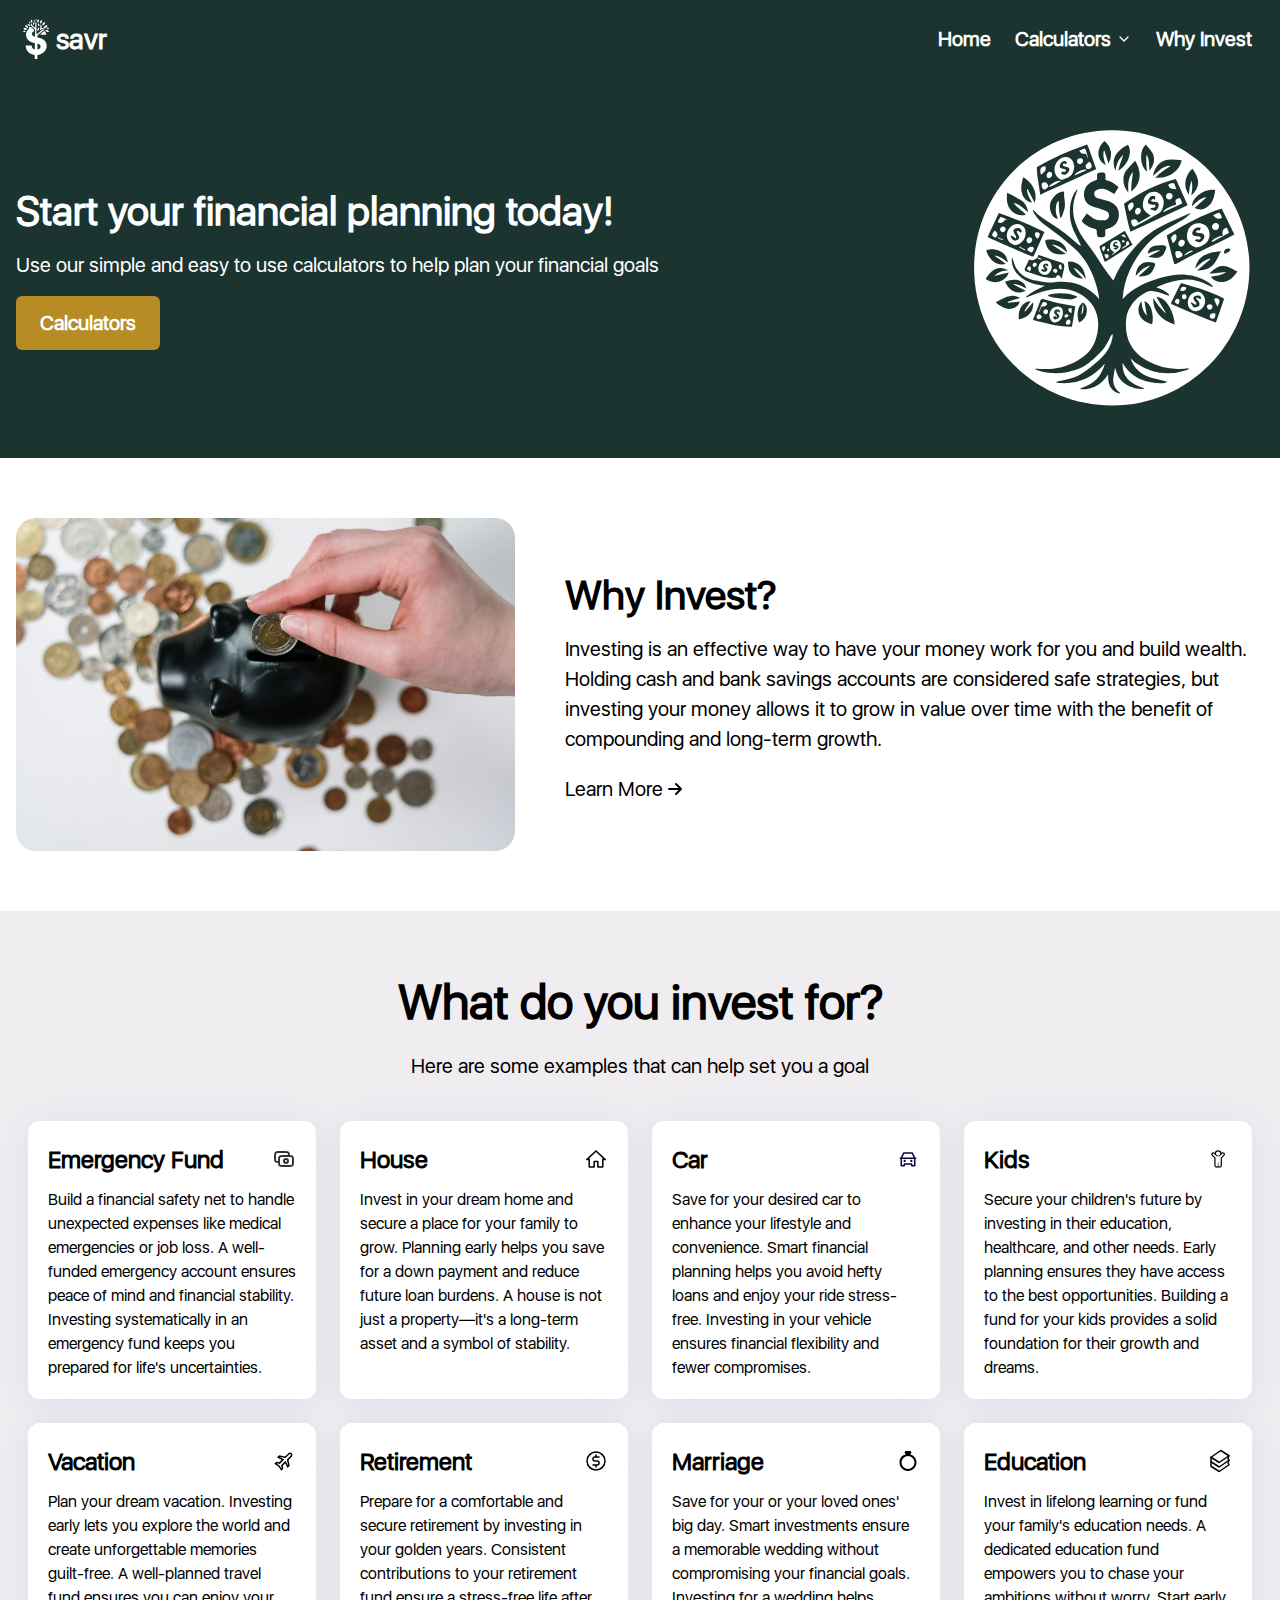
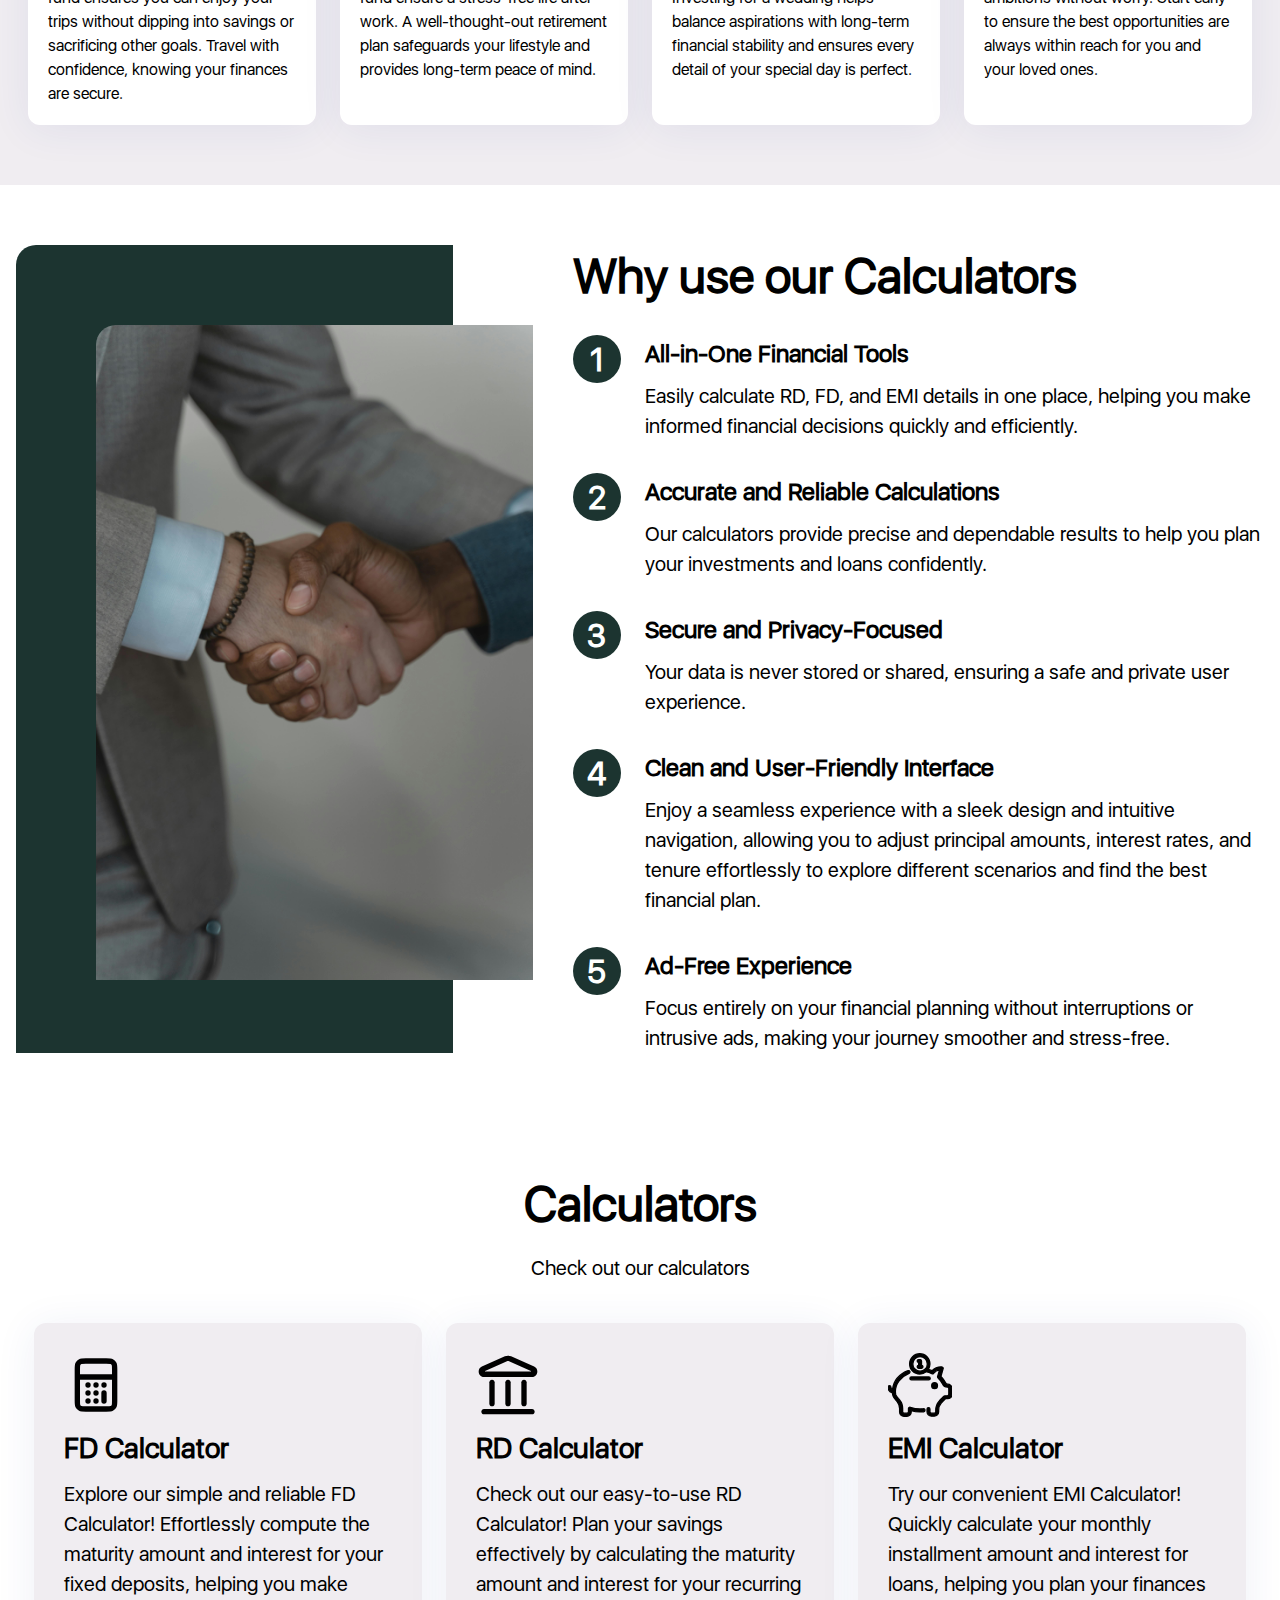
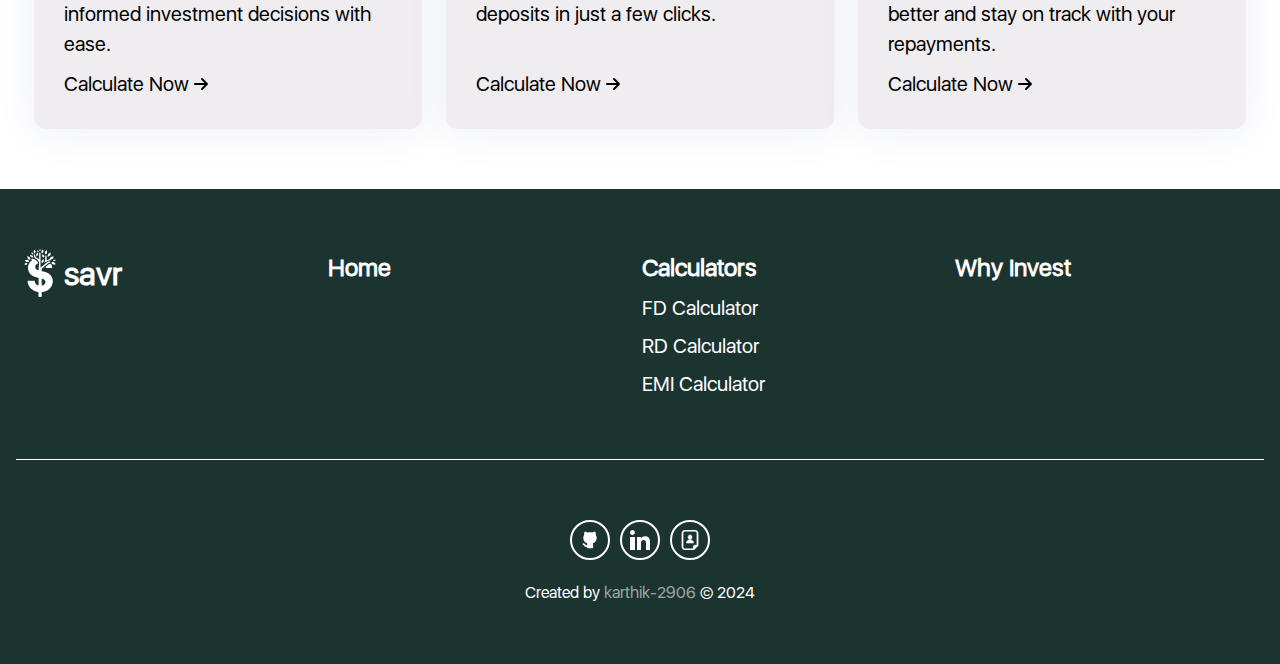
<file: index.html>
<!DOCTYPE html>
<html lang="en">

<head>
    <meta charset="UTF-8">
    <meta name="viewport" content="width=device-width, initial-scale=1.0">

    <title>savr - Finance Calculator</title>
    <meta name="description" content="A simple website to help calculate different financial instruments">
    <meta name="author" content="karthik-2906">

    <link rel="stylesheet" href="css/styles.css">
    <link rel="icon" href="assets/icons/logo-2.svg" type="image/x-icon">
</head>

<body>
    <header class="header">
        <div class="header-container">
            <div class="header-container__left">
                <img src="assets/icons/logo-2.svg" class="header__logo" alt="Website logo">
                <p class="header__logo-text">savr</p>
            </div>
            <div class="header-container__right">
                <nav class="header__nav">
                    <ul class="header__nav-list">
                        <li class="header__nav-item"><a href="index.html" class="header__nav-link">Home</a></li>
                        <li class="header__nav-item" id="navDropdownBtn">
                            <p class="header__nav-link">Calculators</p>
                            <img class="chevron" src="assets/icons/chevron.svg" alt="Chevron Icon">
                        </li>
                        <ul class="header__nav-dropdown">
                            <li class="header__nav-item"><a href="fd-calculator.html" class="header__nav-link">FD
                                    Calculator</a></li>
                            <li class="header__nav-item"><a href="rd-calculator.html" class="header__nav-link">RD
                                    Calculator</a></li>
                            <li class="header__nav-item"><a href="emi-calculator.html" class="header__nav-link">EMI
                                    Calculator</a></li>
                        </ul>
                        </li>
                        <li class="header__nav-item"><a href="why-invest.html" class="header__nav-link">Why Invest</a>
                        </li>
                    </ul>
                </nav>
                <nav class="header__nav-mobile">
                    <div class="header__hamburger-menu">
                        <span></span>
                        <span></span>
                        <span></span>
                    </div>
                    <div class="header__nav-mobile-menu">
                        <a href="index.html" class="header__accordion-item">
                            <p class="header__accordion-title">Home</p>
                        </a>
                        <div class="header__accordion-item">
                            <p class="header__accordion-title">Calculators</p>
                            <div class="header__accordion-content">
                                <div>
                                    <a href="rd-calculator.html" class="header__accordion-content-title">RD
                                        Calculator</a>
                                    <a href="fd-calculator.html" class="header__accordion-content-title">FD
                                        Calculator</a>
                                    <a href="emi-calculator.html" class="header__accordion-content-title">EMI
                                        Calculator</a>
                                </div>
                            </div>
                            <img class="header__accordion-chevron" src="assets/icons/chevron.svg" alt="chevron">
                        </div>
                        <a href="why-invest.html" class="header__accordion-item">
                            <p class="header__accordion-title">Why Invest</p>
                        </a>
                    </div>
                </nav>
            </div>
        </div>
    </header>
    <div class="banner">
        <div class="banner-container">
            <div class="banner-container__left">
                <h2 class="banner__title">Start your financial planning today!</h2>
                <p class="banner__desc">Use our simple and easy to use calculators to help plan your financial goals</p>
                <a class="banner__btn">Calculators</a>
            </div>
            <div class="banner-container__right">
                <img class="banner__img" src="assets/icons/money-tree.svg" alt="Tree Image">
            </div>
        </div>
    </div>
    <section class="content-block">
        <div class="content-block-container teaser">
            <div class="content-block__left">
                <img class="teaser__img" src="assets/images/teaser-2.jpg" alt="Piggy Bank">
                <img class="teaser__img-tab" src="assets/images/teaser-2.webp" alt="Piggy Bank">
            </div>
            <div class="content-block__right">
                <h2 class="teaser__title">Why Invest?</h2>
                <p class="teaser__desc">Investing is an effective way to have your money work for you and build wealth.
                    Holding cash and bank savings accounts are considered safe strategies, but investing your money
                    allows it to grow in value over time with the benefit of compounding and long-term growth.</p>
                <a class="teaser__btn" href="why-invest.html">
                    <span class="teaser__btn-text">Learn More</span>
                    <img class="teaser__btn-icon" src="assets/icons/arrow-right.svg">
                </a>
            </div>
        </div>
    </section>
    <section class="content-block grey-bg">
        <div class="content-block-container">
            <h2 class="content-block__title">What do you invest for?</h2>
            <p class="content-block__desc">Here are some examples that can help set you a goal</p>
            <div class="cards">
                <div class="card-container alternate">
                    <div class="card">
                        <div class="card__header">
                            <h2 class="card__title">Emergency Fund</h2>
                            <img class="card__icon" src="assets/icons/money.svg">
                        </div>
                        <p class="card__desc">Build a financial safety net to handle unexpected expenses like medical
                            emergencies or job loss. A well-funded emergency account ensures peace of mind and financial
                            stability. Investing systematically in an emergency fund keeps you prepared for life's
                            uncertainties.
                        </p>
                    </div>
                </div>
                <div class="card-container alternate">
                    <div class="card">
                        <div class="card__header">
                            <h2 class="card__title">House</h2>
                            <img class="card__icon" src="assets/icons/house.svg">
                        </div>
                        <p class="card__desc">Invest in your dream home and secure a place for your family to grow.
                            Planning early helps you save for a down payment and reduce future loan burdens. A house is
                            not just a property—it's a long-term asset and a symbol of stability.
                        </p>
                    </div>
                </div>
                <div class="card-container alternate">
                    <div class="card">
                        <div class="card__header">
                            <h2 class="card__title">Car</h2>
                            <img class="card__icon" src="assets/icons/car.svg">
                        </div>
                        <p class="card__desc">Save for your desired car to enhance your lifestyle and convenience. Smart
                            financial planning helps you avoid hefty loans and enjoy your ride stress-free. Investing in
                            your vehicle ensures financial flexibility and fewer compromises.
                        </p>
                    </div>
                </div>
                <div class="card-container alternate">
                    <div class="card">
                        <div class="card__header">
                            <h2 class="card__title">Kids</h2>
                            <img class="card__icon" src="assets/icons/kids.svg">
                        </div>
                        <p class="card__desc">Secure your children's future by investing in their education, healthcare,
                            and other needs. Early planning ensures they have access to the best opportunities. Building
                            a fund for your kids provides a solid foundation for their growth and dreams.
                        </p>
                    </div>
                </div>
                <div class="card-container alternate">
                    <div class="card">
                        <div class="card__header">
                            <h2 class="card__title">Vacation</h2>
                            <img class="card__icon" src="assets/icons/plane.svg">
                        </div>
                        <p class="card__desc">Plan your dream vacation. Investing early lets
                            you explore the world and create unforgettable memories guilt-free. A well-planned travel
                            fund ensures you can enjoy your trips without dipping into savings or sacrificing other
                            goals. Travel with confidence, knowing your finances are secure.
                        </p>
                    </div>
                </div>
                <div class="card-container alternate">
                    <div class="card">
                        <div class="card__header">
                            <h2 class="card__title">Retirement</h2>
                            <img class="card__icon" src="assets/icons/retirement.svg">
                        </div>
                        <p class="card__desc">Prepare for a comfortable and secure retirement by investing in your
                            golden years. Consistent
                            contributions to your retirement fund ensure a stress-free life after work. A
                            well-thought-out retirement plan safeguards your lifestyle and provides long-term peace of
                            mind.
                        </p>
                    </div>
                </div>
                <div class="card-container alternate">
                    <div class="card">
                        <div class="card__header">
                            <h2 class="card__title">Marriage</h2>
                            <img class="card__icon" src="assets/icons/marriage.svg">
                        </div>
                        <p class="card__desc">Save for your or your loved ones' big day. Smart investments ensure a
                            memorable wedding without compromising your financial goals. Investing for a wedding helps
                            balance aspirations with long-term financial stability and
                            ensures every detail of your special day is perfect.
                        </p>
                    </div>
                </div>
                <div class="card-container alternate">
                    <div class="card">
                        <div class="card__header">
                            <h2 class="card__title">Education</h2>
                            <img class="card__icon" src="assets/icons/education.svg">
                        </div>
                        <p class="card__desc">Invest in lifelong learning or fund your family's education needs. A
                            dedicated
                            education fund empowers you to chase your ambitions without worry. Start early to ensure the
                            best opportunities are always within reach for you and your loved ones.
                        </p>
                    </div>
                </div>
            </div>
        </div>
    </section>
    <section class="content-block">
        <div class="content-block-container feature-list">
            <div class="content-block-left"><img class="feature-list-image-left" src="assets/images/handshake.jpg"><img
                    class="feature-list-image-left-tab" src="assets/images/handshake-2.jpg"></div>
            <div class="content-block-right">
                <h2 class="feature-list__title">Why use our Calculators</h2>
                <div class="feature-list__list">
                    <div class="feature-list__item">
                        <div class="feature-list__item-number">1</div>
                        <div class="feature-list__item-right">
                            <h2 class="feature-list__item-title">All-in-One Financial Tools</h2>
                            <p class="feature-list__item-desc">Easily calculate RD, FD, and EMI details in one place,
                                helping you make informed financial decisions quickly and efficiently.</p>
                        </div>
                    </div>
                    <div class="feature-list__item">
                        <div class="feature-list__item-number">2</div>
                        <div class="feature-list__item-right">
                            <h2 class="feature-list__item-title">Accurate and Reliable Calculations</h2>
                            <p class="feature-list__item-desc">Our calculators provide precise and dependable results to
                                help you plan your investments and loans confidently.</p>
                        </div>
                    </div>
                    <div class="feature-list__item">
                        <div class="feature-list__item-number">3</div>
                        <div class="feature-list__item-right">
                            <h2 class="feature-list__item-title">Secure and Privacy-Focused</h2>
                            <p class="feature-list__item-desc">Your data is never stored or shared, ensuring a safe and
                                private user experience.</p>
                        </div>
                    </div>
                    <div class="feature-list__item">
                        <div class="feature-list__item-number">4</div>
                        <div class="feature-list__item-right">
                            <h2 class="feature-list__item-title">Clean and User-Friendly Interface</h2>
                            <p class="feature-list__item-desc">Enjoy a seamless experience with a sleek design and
                                intuitive navigation, allowing you to adjust principal amounts, interest rates, and
                                tenure effortlessly to explore different scenarios and find the best financial
                                plan.</p>
                        </div>
                    </div>
                    <div class="feature-list__item">
                        <div class="feature-list__item-number">5</div>
                        <div class="feature-list__item-right">
                            <h2 class="feature-list__item-title">Ad-Free Experience</h2>
                            <p class="feature-list__item-desc">Focus entirely on your financial planning without
                                interruptions or intrusive ads, making your journey smoother and stress-free.</p>
                        </div>
                    </div>
                </div>
            </div>
        </div>
    </section>
    <section class="content-block" id="calculators">
        <div class="content-block-container">
            <h2 class="content-block__title">Calculators</h2>
            <p class="content-block__desc">Check out our calculators</p>
            <div class="cards">
                <div class="card-container">
                    <div class="card">
                        <img class="card__icon" src="assets/icons/calculator.svg">
                        <h2 class="card__title">FD Calculator</h2>
                        <p class="card__desc">Explore our simple and reliable FD Calculator! Effortlessly compute the
                            maturity amount and interest for your fixed deposits, helping you make informed investment
                            decisions with ease.
                        </p>
                        <a href="fd-calculator.html" class="card-link"><span class="card-link-text">Calculate
                                Now</span><img class="card-link-icon" src="assets/icons/arrow-right.svg"></a>
                    </div>
                </div>
                <div class="card-container">
                    <div class="card">
                        <img class="card__icon" src="assets/icons/bank.svg">
                        <h2 class="card__title">RD Calculator</h2>
                        <p class="card__desc">Check out our easy-to-use RD Calculator! Plan your savings effectively by
                            calculating the maturity amount and interest for your recurring deposits in just a few
                            clicks.</p>
                        <a href="rd-calculator.html" class="card-link"><span class="card-link-text">Calculate
                                Now</span><img class="card-link-icon" src="assets/icons/arrow-right.svg"></a>
                    </div>
                </div>
                <div class="card-container">
                    <div class="card">
                        <img class="card__icon" src="assets/icons/piggy-bank.svg">
                        <h2 class="card__title">EMI Calculator</h2>
                        <p class="card__desc">Try our convenient EMI Calculator! Quickly calculate your monthly
                            installment amount and interest for loans, helping you plan your finances better and stay on
                            track with your repayments.</p>
                        <a href="emi-calculator.html" class="card-link"><span class="card-link-text">Calculate
                                Now</span><img class="card-link-icon" src="assets/icons/arrow-right.svg"></a>
                    </div>
                </div>
            </div>
        </div>
    </section>
    <footer class="footer">
        <div class="footer-container">
            <div class="footer__top">
                <div class="footer__top-left">
                    <img src="assets/icons/logo-2.svg" class="footer__logo" alt="Website Logo">
                    <p class="footer__logo-text">savr</p>
                </div>
                <div class="footer__top-right">
                    <a href="index.html" class="footer__accordion-item">
                        <p class="footer__accordion-title">Home</p>
                    </a>
                    <div class="footer__accordion-item">
                        <p class="footer__accordion-title">Calculators</p>
                        <div class="footer__accordion-content">
                            <div>
                                <a href="fd-calculator.html" class="footer__accordion-content-title">FD Calculator</a>
                                <a href="rd-calculator.html" class="footer__accordion-content-title">RD Calculator</a>
                                <a href="emi-calculator.html" class="footer__accordion-content-title">EMI Calculator</a>
                            </div>
                        </div>
                        <img class="footer__accordion-chevron" src="assets/icons/chevron.svg" alt="chevron">
                    </div>
                    <a href="why-invest.html" class="footer__accordion-item">
                        <p class="footer__accordion-title">Why Invest</p>
                    </a>
                </div>
            </div>
            <div class="footer__bottom">
                <div class="footer__icons">
                    <a href="https://github.com/karthik-2906/finance-calculator" target="_blank"
                        class="footer__icon-container"><img class="footer__icon" src="assets/icons/github.svg"></a>
                    <a href="https://www.linkedin.com/in/karthik-sivakumar-b2b81a211/" target="_blank"
                        class="footer__icon-container"><img class="footer__icon" src="assets/icons/linkedin.svg"></a>
                    <a href="assets/documents/Karthik Sivakumar.pdf" target="_blank" class="footer__icon-container"><img
                            class="footer__icon" src="assets/icons/resume.svg"></a>
                </div>
                <div class="footer__text">
                    Created by <a href="https://github.com/karthik-2906">karthik-2906</a> © 2024
                </div>
            </div>
        </div>
    </footer>
    <script src="js/script.js"></script>
</body>

</html>
</file>
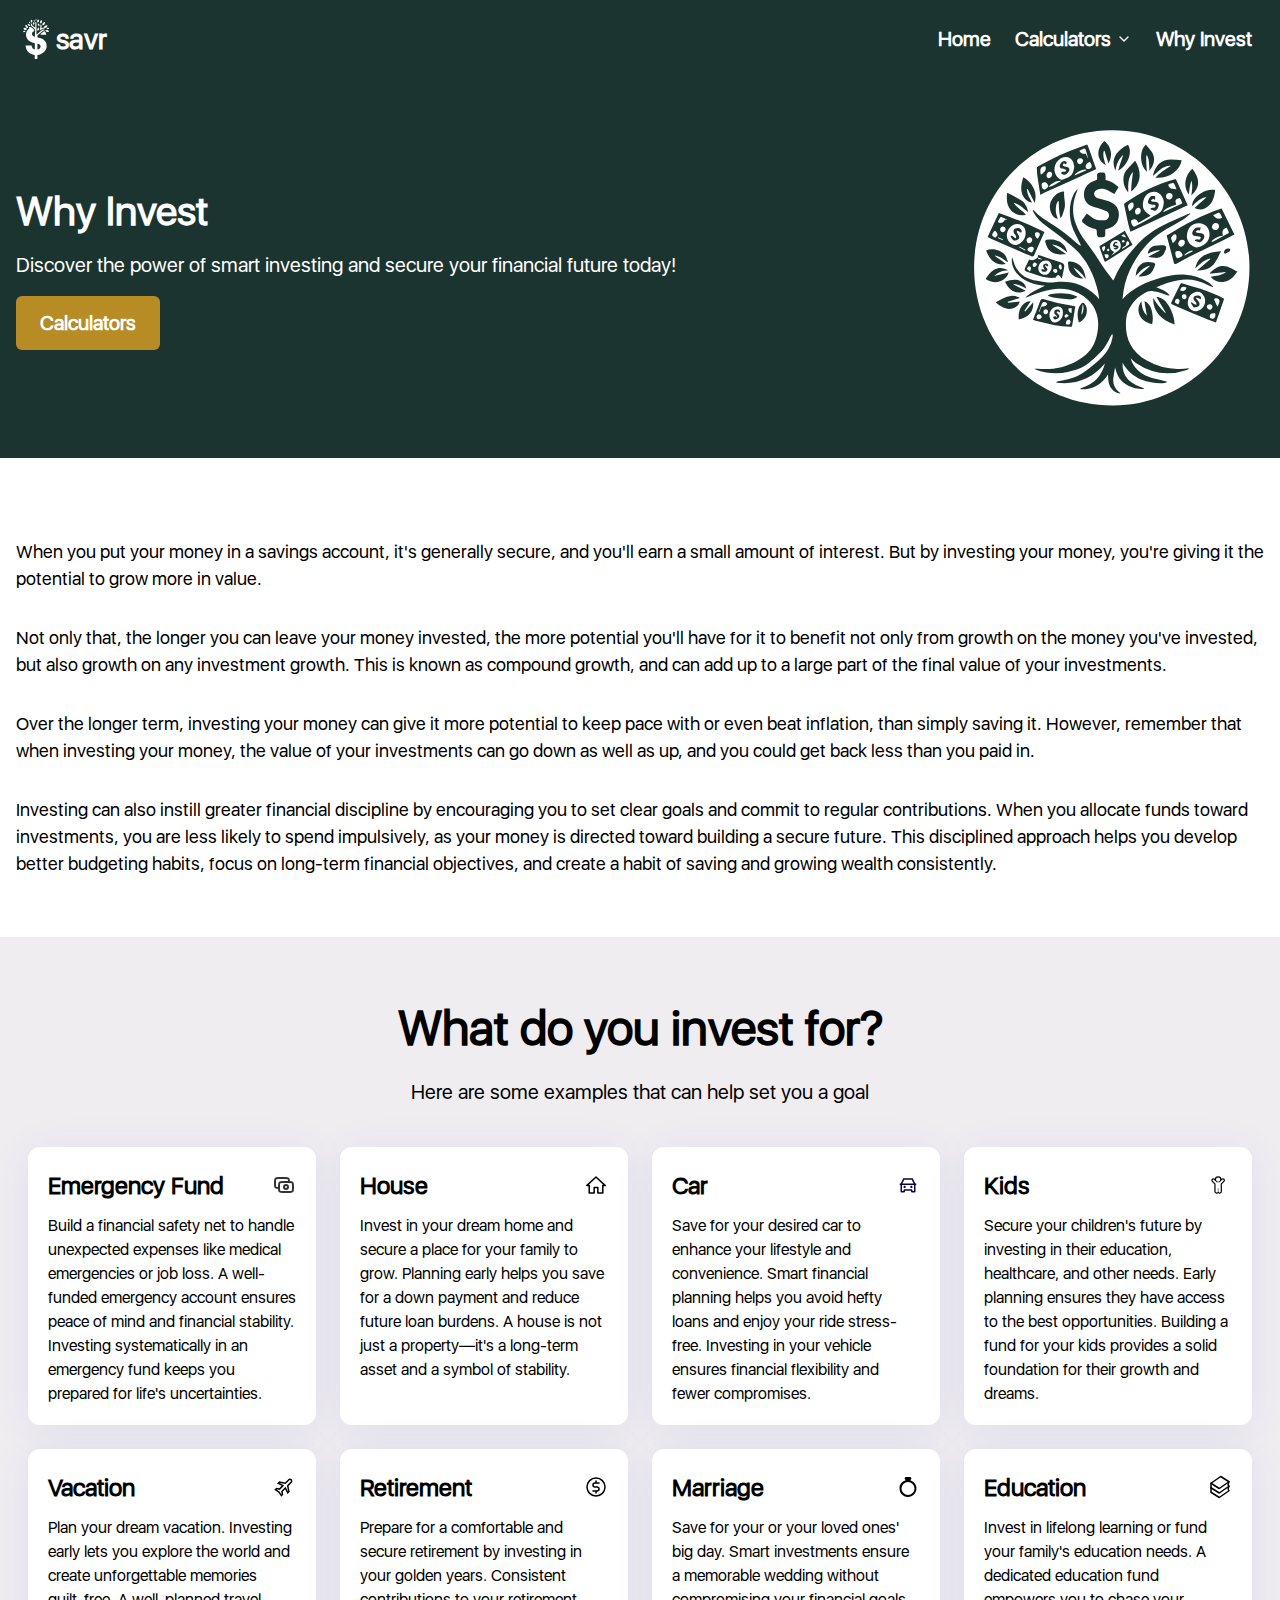
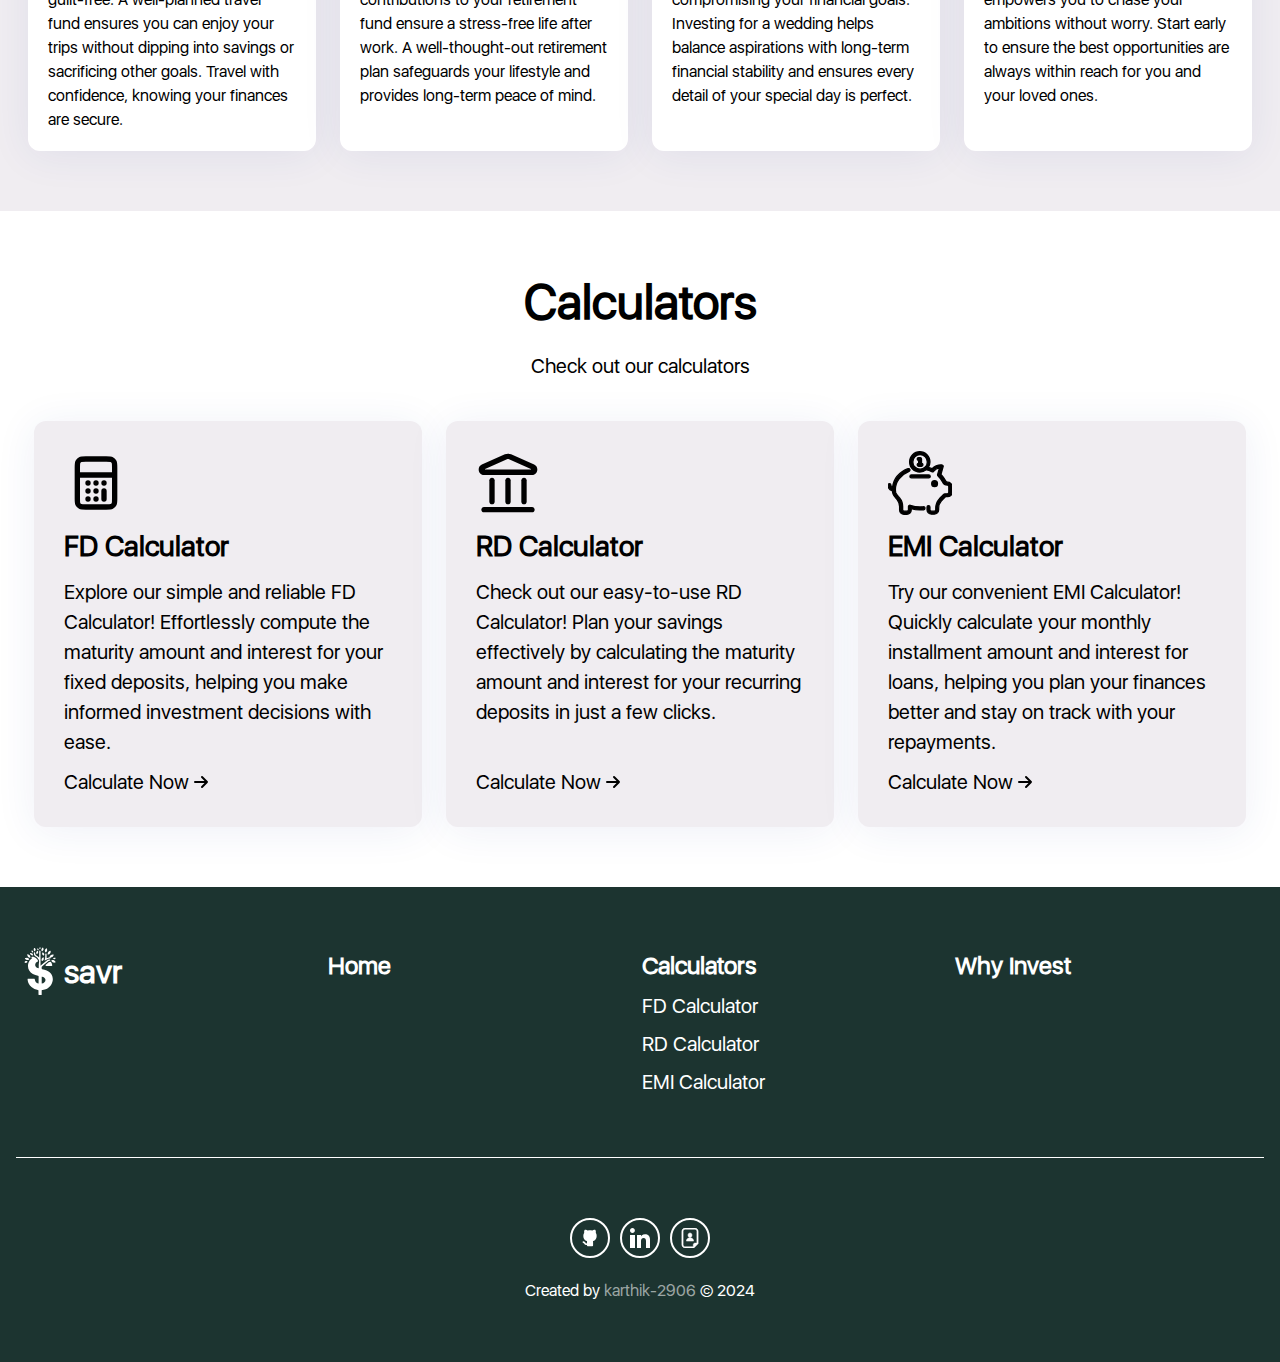
<file: why-invest.html>
<!DOCTYPE html>
<html lang="en">

<head>
    <meta charset="UTF-8">
    <meta name="viewport" content="width=device-width, initial-scale=1.0">

    <title>savr - Why Invest</title>
    <meta name="description" content="A simple website to help calculate different financial instruments">
    <meta name="author" content="karthik-2906">

    <link rel="stylesheet" href="css/styles.css">
    <link rel="icon" href="assets/icons/logo-2.svg" type="image/x-icon">
</head>

<body>
    <header class="header">
        <div class="header-container">
            <div class="header-container__left">
                <img src="assets/icons/logo-2.svg" class="header__logo" alt="Website logo">
                <p class="header__logo-text">savr</p>
            </div>
            <div class="header-container__right">
                <nav class="header__nav">
                    <ul class="header__nav-list">
                        <li class="header__nav-item"><a href="index.html" class="header__nav-link">Home</a></li>
                        <li class="header__nav-item" id="navDropdownBtn">
                            <p class="header__nav-link">Calculators</p>
                            <img class="chevron" src="assets/icons/chevron.svg" alt="Chevron Icon">
                        </li>
                        <ul class="header__nav-dropdown">
                            <li class="header__nav-item"><a href="fd-calculator.html" class="header__nav-link">FD
                                    Calculator</a></li>
                            <li class="header__nav-item"><a href="rd-calculator.html" class="header__nav-link">RD
                                    Calculator</a></li>
                            <li class="header__nav-item"><a href="emi-calculator.html" class="header__nav-link">EMI
                                    Calculator</a></li>
                        </ul>
                        </li>
                        <li class="header__nav-item"><a href="why-invest.html" class="header__nav-link">Why Invest</a>
                        </li>
                    </ul>
                </nav>
                <nav class="header__nav-mobile">
                    <div class="header__hamburger-menu">
                        <span></span>
                        <span></span>
                        <span></span>
                    </div>
                    <div class="header__nav-mobile-menu">
                        <a href="index.html" class="header__accordion-item">
                            <p class="header__accordion-title">Home</p>
                        </a>
                        <div class="header__accordion-item">
                            <p class="header__accordion-title">Calculators</p>
                            <div class="header__accordion-content">
                                <div>
                                    <a href="rd-calculator.html" class="header__accordion-content-title">RD
                                        Calculator</a>
                                    <a href="fd-calculator.html" class="header__accordion-content-title">FD
                                        Calculator</a>
                                    <a href="emi-calculator.html" class="header__accordion-content-title">EMI
                                        Calculator</a>
                                </div>
                            </div>
                            <img class="header__accordion-chevron" src="assets/icons/chevron.svg" alt="chevron">
                        </div>
                        <a href="why-invest.html" class="header__accordion-item">
                            <p class="header__accordion-title">Why Invest</p>
                        </a>
                    </div>
                </nav>
            </div>
        </div>
    </header>
    <div class="banner">
        <div class="banner-container">
            <div class="banner-container__left">
                <h2 class="banner__title">Why Invest</h2>
                <p class="banner__desc">Discover the power of smart investing and secure your financial future today!
                </p>
                <a class="banner__btn">Calculators</a>
            </div>
            <div class="banner-container__right">
                <img class="banner__img" src="assets/icons/money-tree.svg" alt="Tree Image">
            </div>
        </div>
    </div>
    <section class="content-block">
        <div class="content-block-container">
            <div class="content-block__desc">
                <p>When you put your money in a savings account, it's generally
                    secure, and you'll earn a small amount of interest. But by investing your money, you're giving it
                    the potential to grow more in value.</p>
                <p>
                    Not only that, the longer you can leave your money invested, the more potential you'll have for it
                    to benefit not only from growth on the money you've invested, but also growth on any investment
                    growth. This is known as compound growth, and can add up to a large part of the final value of your
                    investments.</p>
                <p>Over the longer term, investing your money can give it more potential to keep pace with or even beat
                    inflation, than simply saving it. However, remember that when investing your money, the value of
                    your investments can go down as well as up, and you could get back less than you paid in.</p>
                <p>Investing can also instill greater financial discipline by encouraging you to set clear goals and
                    commit to regular contributions. When you allocate funds toward investments, you are less likely to
                    spend impulsively, as your money is directed toward building a secure future. This disciplined
                    approach helps you develop better budgeting habits, focus on long-term financial objectives, and
                    create a habit of saving and growing wealth consistently.</p>
            </div>
        </div>
    </section>
    <section class="content-block grey-bg">
        <div class="content-block-container">
            <h2 class="content-block__title">What do you invest for?</h2>
            <p class="content-block__desc">Here are some examples that can help set you a goal</p>
            <div class="cards">
                <div class="card-container alternate">
                    <div class="card">
                        <div class="card__header">
                            <h2 class="card__title">Emergency Fund</h2>
                            <img class="card__icon" src="assets/icons/money.svg">
                        </div>
                        <p class="card__desc">Build a financial safety net to handle unexpected expenses like medical
                            emergencies or job loss. A well-funded emergency account ensures peace of mind and financial
                            stability. Investing systematically in an emergency fund keeps you prepared for life's
                            uncertainties.
                        </p>
                    </div>
                </div>
                <div class="card-container alternate">
                    <div class="card">
                        <div class="card__header">
                            <h2 class="card__title">House</h2>
                            <img class="card__icon" src="assets/icons/house.svg">
                        </div>
                        <p class="card__desc">Invest in your dream home and secure a place for your family to grow.
                            Planning early helps you save for a down payment and reduce future loan burdens. A house is
                            not just a property—it's a long-term asset and a symbol of stability.
                        </p>
                    </div>
                </div>
                <div class="card-container alternate">
                    <div class="card">
                        <div class="card__header">
                            <h2 class="card__title">Car</h2>
                            <img class="card__icon" src="assets/icons/car.svg">
                        </div>
                        <p class="card__desc">Save for your desired car to enhance your lifestyle and convenience. Smart
                            financial planning helps you avoid hefty loans and enjoy your ride stress-free. Investing in
                            your vehicle ensures financial flexibility and fewer compromises.
                        </p>
                    </div>
                </div>
                <div class="card-container alternate">
                    <div class="card">
                        <div class="card__header">
                            <h2 class="card__title">Kids</h2>
                            <img class="card__icon" src="assets/icons/kids.svg">
                        </div>
                        <p class="card__desc">Secure your children's future by investing in their education, healthcare,
                            and other needs. Early planning ensures they have access to the best opportunities. Building
                            a fund for your kids provides a solid foundation for their growth and dreams.
                        </p>
                    </div>
                </div>
                <div class="card-container alternate">
                    <div class="card">
                        <div class="card__header">
                            <h2 class="card__title">Vacation</h2>
                            <img class="card__icon" src="assets/icons/plane.svg">
                        </div>
                        <p class="card__desc">Plan your dream vacation. Investing early lets
                            you explore the world and create unforgettable memories guilt-free. A well-planned travel
                            fund ensures you can enjoy your trips without dipping into savings or sacrificing other
                            goals. Travel with confidence, knowing your finances are secure.
                        </p>
                    </div>
                </div>
                <div class="card-container alternate">
                    <div class="card">
                        <div class="card__header">
                            <h2 class="card__title">Retirement</h2>
                            <img class="card__icon" src="assets/icons/retirement.svg">
                        </div>
                        <p class="card__desc">Prepare for a comfortable and secure retirement by investing in your
                            golden years. Consistent
                            contributions to your retirement fund ensure a stress-free life after work. A
                            well-thought-out retirement plan safeguards your lifestyle and provides long-term peace of
                            mind.
                        </p>
                    </div>
                </div>
                <div class="card-container alternate">
                    <div class="card">
                        <div class="card__header">
                            <h2 class="card__title">Marriage</h2>
                            <img class="card__icon" src="assets/icons/marriage.svg">
                        </div>
                        <p class="card__desc">Save for your or your loved ones' big day. Smart investments ensure a
                            memorable wedding without compromising your financial goals. Investing for a wedding helps
                            balance aspirations with long-term financial stability and
                            ensures every detail of your special day is perfect.
                        </p>
                    </div>
                </div>
                <div class="card-container alternate">
                    <div class="card">
                        <div class="card__header">
                            <h2 class="card__title">Education</h2>
                            <img class="card__icon" src="assets/icons/education.svg">
                        </div>
                        <p class="card__desc">Invest in lifelong learning or fund your family's education needs. A
                            dedicated
                            education fund empowers you to chase your ambitions without worry. Start early to ensure the
                            best opportunities are always within reach for you and your loved ones.
                        </p>
                    </div>
                </div>
            </div>
        </div>
    </section>
    <section class="content-block" id="calculators">
        <div class="content-block-container">
            <h2 class="content-block__title">Calculators</h2>
            <p class="content-block__desc">Check out our calculators</p>
            <div class="cards">
                <div class="card-container">
                    <div class="card">
                        <img class="card__icon" src="assets/icons/calculator.svg">
                        <h2 class="card__title">FD Calculator</h2>
                        <p class="card__desc">Explore our simple and reliable FD Calculator! Effortlessly compute the
                            maturity amount and interest for your fixed deposits, helping you make informed investment
                            decisions with ease.
                        </p>
                        <a href="fd-calculator.html" class="card-link"><span class="card-link-text">Calculate
                                Now</span><img class="card-link-icon" src="assets/icons/arrow-right.svg"></a>
                    </div>
                </div>
                <div class="card-container">
                    <div class="card">
                        <img class="card__icon" src="assets/icons/bank.svg">
                        <h2 class="card__title">RD Calculator</h2>
                        <p class="card__desc">Check out our easy-to-use RD Calculator! Plan your savings effectively by
                            calculating the maturity amount and interest for your recurring deposits in just a few
                            clicks.</p>
                        <a href="rd-calculator.html" class="card-link"><span class="card-link-text">Calculate
                                Now</span><img class="card-link-icon" src="assets/icons/arrow-right.svg"></a>
                    </div>
                </div>
                <div class="card-container">
                    <div class="card">
                        <img class="card__icon" src="assets/icons/piggy-bank.svg">
                        <h2 class="card__title">EMI Calculator</h2>
                        <p class="card__desc">Try our convenient EMI Calculator! Quickly calculate your monthly
                            installment amount and interest for loans, helping you plan your finances better and stay on
                            track with your repayments.</p>
                        <a href="emi-calculator.html" class="card-link"><span class="card-link-text">Calculate
                                Now</span><img class="card-link-icon" src="assets/icons/arrow-right.svg"></a>
                    </div>
                </div>
            </div>
        </div>
    </section>
    <footer class="footer">
        <div class="footer-container">
            <div class="footer__top">
                <div class="footer__top-left">
                    <img src="assets/icons/logo-2.svg" class="footer__logo" alt="Website Logo">
                    <p class="footer__logo-text">savr</p>
                </div>
                <div class="footer__top-right">
                    <a href="index.html" class="footer__accordion-item">
                        <p class="footer__accordion-title">Home</p>
                    </a>
                    <div class="footer__accordion-item">
                        <p class="footer__accordion-title">Calculators</p>
                        <div class="footer__accordion-content">
                            <div>
                                <a href="fd-calculator.html" class="footer__accordion-content-title">FD Calculator</a>
                                <a href="rd-calculator.html" class="footer__accordion-content-title">RD Calculator</a>
                                <a href="emi-calculator.html" class="footer__accordion-content-title">EMI Calculator</a>
                            </div>
                        </div>
                        <img class="footer__accordion-chevron" src="assets/icons/chevron.svg" alt="chevron">
                    </div>
                    <a href="why-invest.html" class="footer__accordion-item">
                        <p class="footer__accordion-title">Why Invest</p>
                    </a>
                </div>
            </div>
            <div class="footer__bottom">
                <div class="footer__icons">
                    <a href="https://github.com/karthik-2906/finance-calculator" target="_blank"
                        class="footer__icon-container"><img class="footer__icon" src="assets/icons/github.svg"></a>
                    <a href="https://www.linkedin.com/in/karthik-sivakumar-b2b81a211/" target="_blank"
                        class="footer__icon-container"><img class="footer__icon" src="assets/icons/linkedin.svg"></a>
                    <a href="assets/documents/Karthik Sivakumar.pdf" target="_blank" class="footer__icon-container"><img
                            class="footer__icon" src="assets/icons/resume.svg"></a>
                </div>
                <div class="footer__text">
                    Created by <a href="https://github.com/karthik-2906">karthik-2906</a> © 2024
                </div>
            </div>
        </div>
    </footer>
    <script src="js/script.js"></script>
</body>

</html>
</file>
<file: css/styles.css>
:root {
    --color-primary: #1C3430;
    --color-secondary: #B78C25;
    --color-black: #000000;
    --color-white: #FFFFFF;
    --color-grey: #f0edf1;
    --color-dark-grey: #656772;
    --color-red: #FF0000;
    --color-red-light: #ffcece;
}

@font-face {
    font-family: 'San Francisco';
    src: url('../assets/fonts/SF.otf') format('opentype');
    font-weight: normal;
    font-style: normal;
}

@font-face {
    font-family: 'AzeretMono';
    src: url('../assets/fonts/AzeretMono-VariableFont_wght.ttf');
    font-weight: normal;
    font-style: normal;
}

/*
  1. Use a more-intuitive box-sizing model.
*/
*,
*::before,
*::after {
    box-sizing: border-box;
}

/*
    2. Remove default margin
  */
* {
    font-family: 'San Francisco', sans-serif;
    margin: 0;
}

/*
    Typographic tweaks!
    3. Add accessible line-height
    4. Improve text rendering
  */
body {
    line-height: 1.5;
    -webkit-font-smoothing: antialiased;
}

/*
    5. Improve media defaults
  */
img,
picture,
video,
canvas,
svg {
    display: block;
    max-width: 100%;
}

/*
    6. Remove built-in form typography styles
  */
input,
button,
textarea,
select {
    font: inherit;
}

/*
    7. Avoid text overflows
  */
p,
h1,
h2,
h3,
h4,
h5,
h6 {
    overflow-wrap: break-word;
}

/*
    8. Create a root stacking context
  */
#root,
#__next {
    isolation: isolate;
}

a {
    text-decoration: none;
}

.hide-scroll {
    overflow: hidden;
}

.header {
    background-color: var(--color-primary);
    box-shadow: rgba(149, 157, 165, 0.2) 0px 8px 24px;
}

.header-container {
    max-width: 1248px;
    margin: 0 auto;
    display: flex;
    justify-content: space-between;
}

.header-container__left {
    display: flex;
    align-items: center;
}

.header__logo {
    width: 40px;
    height: 40px;
}

.header__logo-text {
    color: var(--color-white);
    font-size: 1.75rem;
    font-weight: 500;
    font-weight: bold;
}

.header-container__right {
    display: flex;
}

.header__nav-mobile {
    display: none;
}

.header__hamburger-menu {
    height: 50px;
    width: 50px;
    position: relative;
}

.header__hamburger-menu span {
    height: 3px;
    width: 100%;
    background-color: var(--color-white);
    border-radius: 25px;
    position: absolute;
    top: 50%;
    left: 50%;
    transform: translate(-50%, -50%);
    transition: 0.3s ease-in-out;
}

.header__hamburger-menu span:nth-child(1) {
    top: 25%;
}

.header__hamburger-menu span:nth-child(3) {
    top: 75%;
}

.header__hamburger-menu.active span:nth-child(1) {
    top: 50%;
    transform: translate(-50%, -50%) rotate(45deg);
}

.header__hamburger-menu.active span:nth-child(2) {
    opacity: 0;
}

.header__hamburger-menu.active span:nth-child(3) {
    top: 50%;
    transform: translate(-50%, -50%) rotate(-45deg);
}

.header__nav-list {
    padding: 0;
    display: flex;
    list-style: none;
    align-items: center;
    position: relative;
}

.header__nav-item {
    padding: 24px 12px;
    display: flex;
    gap: 5px;
}

.header__nav-link {
    color: var(--color-white);
    font-size: 1.25rem;
    font-weight: 600;
    transition: 0.2s ease-in-out;
}

.header__nav-link:hover {
    color: var(--color-secondary);
    transition: 0.2s ease-in-out;
    cursor: pointer;
}

.chevron {
    width: 16px;
    transition: 0.2s ease-in-out;
}

.chevron:hover {
    cursor: pointer;
}

.chevron.rotate {
    transform: rotate(180deg);
    transition: 0.2s ease-in-out;
}

.header__nav-dropdown {
    border-radius: 10px;
    display: none;
    list-style: none;
    padding: 0;
    position: absolute;
    background-color: var(--color-grey);
    box-shadow: rgba(100, 100, 111, 0.2) 0px 0px 29px 0px;
    top: 70px;
    left: 85px;
    transition: 0.2s ease-in-out;
}

.header__nav-dropdown::before {
    content: '';
    position: absolute;
    bottom: 100%;
    left: 20px;
    border-width: 10px;
    border-style: solid;
    border-color: transparent transparent var(--color-grey) transparent;
}

.header__nav-dropdown.show {
    display: block;
    transition: 0.2s ease-in-out;
}

.header__nav-dropdown>.header__nav-item {
    padding: 12px 20px;
}

.header__nav-dropdown>.header__nav-item>.header__nav-link {
    color: var(--color-black);
    font-size: 1rem;
}

.header__nav-dropdown>.header__nav-item>.header__nav-link:hover {
    color: var(--color-secondary);
}

.header__nav-mobile-menu {
    background: var(--color-primary);
    height: 100vh;
    width: 100%;
    position: fixed;
    top: 74px;
    right: -576px;
    transition: 0.3s ease-in-out;
    padding: 0 24px;
    z-index: 9999;
}

.header__nav-mobile-menu.active {
    right: 0;
}

.header__accordion-item {
    display: flex;
    flex-direction: column;
    margin: 10px 0;
}

.header__accordion-title {
    width: fit-content;
    color: var(--color-white);
    font-size: 1.5rem;
    font-weight: 700;
}

.header__accordion-content {
    display: grid;
    grid-template-rows: 0fr;
    transition: grid-template-rows 0.5s;
    transition: 0.5s ease-in-out;
}

.header__accordion-content.show {
    grid-template-rows: 1fr;
    margin: 10px 0;
    transition: 0.5s ease-in-out;
}

.header__accordion-content>div {
    overflow: hidden;
    display: flex;
    flex-direction: column;
    gap: 0.5rem;
}

.header__accordion-content.show {
    grid-template-rows: 1fr;
    margin: 10px 0;
    transition: 0.5s ease-in-out;
}

.header__accordion-content-title {
    color: var(--color-white);
    font-size: 1.25rem;
    font-weight: 500;
}

.header__accordion-chevron {
    width: 32px;
    position: absolute;
    right: 24px;
    transition: 0.2s ease-in-out;
}

.header__accordion-chevron.rotate {
    transform: rotate(180deg);
    transition: 0.2s ease-in-out;
}

.banner {
    background-color: var(--color-primary);
}

.banner-container {
    max-width: 1248px;
    margin: 0 auto;
    padding: 40px 0;
    display: flex;
    flex-direction: row;
    justify-content: space-between;
}

.banner-container__left {
    display: flex;
    flex-direction: column;
    gap: 1rem;
    justify-content: center;
}

.banner-container__right {
    display: flex;
    justify-content: end;
}

.banner__title {
    font-size: 2.5rem;
    line-height: 1.2;
    color: var(--color-white);
}

.banner__desc {
    color: var(--color-white);
    font-size: 1.25rem;
    font-weight: 500;
}

.banner__btn {
    font-weight: 700;
    font-size: 1.25rem;
    padding: 12px 24px;
    cursor: pointer;
    background-color: var(--color-secondary);
    color: var(--color-white);
    width: fit-content;
    border-radius: 6px;
    transition: 0.3s ease-in-out;
}

.banner__btn:hover {
    transform: scale(1.05);
    transition: 0.3s ease-in-out;
}

.banner__img {
    height: 300px;
}

.content-block {
    padding: 60px 0;
}

.grey-bg {
    background-color: var(--color-grey);
}

.content-block-container {
    max-width: 1248px;
    margin: 0 auto;
}

.teaser {
    display: flex;
    border-radius: 20px;
}

.content-block__left {
    flex: 1 1 40%;
    overflow: hidden;
    border-radius: 20px;

}

.content-block__right {
    flex: 1 1 60%;
    display: flex;
    flex-direction: column;
    justify-content: center;
    padding-left: 50px;
}

.teaser__img,
.teaser__img-tab {
    transition: 0.3s ease-in-out;
}

.teaser__img:hover,
.teaser__img-tab:hover {
    transform: scale(1.2);
    transition: 0.3s ease-in-out;
}

.teaser__img-tab {
    display: none;
}

.teaser__title {
    font-weight: 700;
    font-size: 2.5rem;
}

.teaser__desc {
    font-size: 1.25rem;
    margin: 10px 0 20px;
}

.teaser__btn-text {
    font-weight: 500;
    font-size: 1.25rem;
    color: var(--color-black);
    transition: 0.2s ease-in-out;
}

.teaser__btn-icon {
    width: 24px;
}

.teaser__btn:hover {
    cursor: pointer;
}

.teaser__btn:hover>.teaser__btn-text {
    opacity: 0.6;
    margin-right: 8px;
    transition: 0.2s ease-in-out;
}

.content-block__title,
.content-block__desc {
    color: (var(--color-black));
    text-align: center;
}

.content-block__title {
    font-size: 3rem;
    line-height: 1.25;
}

.content-block__desc {
    font-size: 1.25rem;
    margin: 20px 0 0;
    display: flex;
    flex-direction: column;
    gap: 2rem
}

.content-block__desc>p {
    text-align: left;
    font-size: 1.125rem;
}

.cards {
    display: flex;
    justify-content: center;
    gap: 24px;
    flex-wrap: wrap;
    margin-top: 40px;
}

.card {
    display: flex;
    flex-direction: column;
    gap: 10px;
    height: 100%;
    ;
}

.card-container {
    background-color: var(--color-grey);
    flex-basis: calc(33% - 24px);
    padding: 30px;
    border-radius: 12px;
    flex-wrap: wrap;
    box-shadow: 0 4px 40px rgba(34, 59, 149, .08);
}

.card-container.alternate {
    background-color: var(--color-white);
    flex-basis: calc(25% - 24px);
    padding: 20px;
}

.card__header {
    display: flex;
    justify-content: space-between;
}

.card__icon {
    height: 64px;
    width: 64px;
}

.card-container.alternate .card__icon {
    height: 24px;
    width: 24px;
    margin: auto 0;
}

.card__title {
    font-size: 1.75rem;
}

.card-container.alternate .card__title {
    font-size: 1.5rem;
}

.card__desc {
    font-weight: 400;
    font-size: 1.25rem;
}

.card-container.alternate .card__desc {
    font-size: 1rem;
}

.card-link,
.teaser__btn {
    display: flex;
    width: fit-content;
    margin-top: auto;
}

.teaser__btn {
    margin-top: unset !important;
}

.card-link-text {
    color: var(--color-black);
    font-weight: 500;
    font-size: 1.25rem;
    transition: 0.2s ease-in-out;
}

.card-link-icon {
    width: 24px;
}

.card-link:hover {
    cursor: pointer;
}

.card-link:hover>.card-link-text {
    opacity: 0.6;
    margin-right: 8px;
    transition: 0.2s ease-in-out;
}

.feature-list {
    display: flex;
}

.feature-list .content-block-left {
    flex: 1 1 35%;
    background-color: var(--color-primary);
    border-top-left-radius: 20px;
}

.feature-list .content-block-right {
    flex: 1 1 65%;
    padding-left: 120px;
}

.feature-list-image-left,
.feature-list-image-left-tab {
    position: relative;
    top: 80px;
    left: 80px;
    border-top-left-radius: 20px;
}

.feature-list-image-left-tab {
    display: none;
}

.feature-list__title {
    font-size: 3rem;
    line-height: 1.25;
}

.feature-list__list {
    margin-top: 30px;
    display: flex;
    flex-direction: column;
    gap: 32px;
}

.feature-list__item {
    display: flex;
    gap: 1.5rem;
}

.feature-list__item-number {
    color: var(--color-white);
    font-size: 2rem;
    font-weight: 700;
    background-color: var(--color-primary);
    width: 48px;
    height: 48px;
    border-radius: 50%;
    display: flex;
    justify-content: center;
    flex-shrink: 0;
}

.feature-list__item-title {
    font-size: 1.5rem;
    margin-bottom: 10px;
}

.feature-list__item-desc {
    font-size: 1.25rem;
}

.footer {
    background-color: var(--color-primary);
}

.footer-container {
    max-width: 1248px;
    margin: 0 auto;
    padding: 60px 0;
    display: flex;
    flex-direction: column;
}

.footer__top {
    display: flex;
    border-bottom: 1px solid var(--color-white);
    padding-bottom: 60px;
}

.footer__top-left {
    flex: 1 1 25%;
    display: flex;
    flex-direction: row;
}

.footer__top-right {
    flex: 1 1 75%;
    display: flex;
    flex-direction: row;
    justify-content: space-between;
}

.footer__logo {
    width: 48px;
    height: 48px;
}

.footer__logo-text {
    color: var(--color-white);
    font-size: 2rem;
    font-weight: 500;
    font-weight: bold;
}

.footer__accordion-item {
    width: 33%;
    display: flex;
    flex-direction: column;
    gap: 0.5rem;
}

.footer__accordion-title {
    width: fit-content;
    color: var(--color-white);
    font-size: 1.5rem;
    font-weight: 700;
    transition: 0.2s ease-in-out;
}

.footer__accordion-content>div {
    overflow: hidden;
    display: flex;
    flex-direction: column;
    gap: 0.5rem;
}

.footer__accordion-content-title {
    width: fit-content;
    color: var(--color-white);
    font-size: 1.25rem;
    font-weight: 500;
    transition: 0.2s ease-in-out;
}

.footer__accordion-content-title:hover,
.footer__accordion-title:hover {
    color: var(--color-secondary);
    cursor: pointer;
    transition: 0.2s ease-in-out;
}

.footer__accordion-chevron {
    display: none;
    width: 32px;
    position: absolute;
    right: 18px;
    transition: 0.2s ease-in-out;
}

.footer__icons {
    margin-top: 60px;
    margin-bottom: 20px;
    display: flex;
    justify-content: center;
    gap: 10px;
}

.footer__icon-container {
    border: 2px solid var(--color-white);
    border-radius: 50%;
    padding: 8px;
    transition: 0.2s ease-in-out;
}

.footer__icon-container:hover {
    transform: scale(1.1);
    transition: 0.2s ease-in-out;
    border: 2px solid var(--color-secondary);
}

.footer__icon {
    height: 20px;
    width: 20px;
}

.footer__text {
    text-align: center;
    color: var(--color-white);
    font-size: 1rem;
}

.footer__text > a {
    color: #ffffff93;
}

.calculator-container {
    /* border: 2px solid var(--color-grey); */
    border-radius: 20px;
    display: flex;
    flex-direction: row;
    margin-top: 20px;
    box-shadow: 0 4px 40px rgba(34, 59, 149, .08);
}

.calculator {
    width: 60%;
    padding: 60px;
    display: flex;
    flex-direction: column;
    gap: 1rem;
}

.calculator-right {
    width: 40%;
    padding: 60px;
    display: flex;
    flex-direction: column;
    gap: 1rem;
}

.calculator__item-top {
    display: flex;
    justify-content: space-between;
    align-items: center;
    margin-bottom: 10px;
}

.calculator__item-input {
    display: flex;
    flex-direction: row;
    align-items: center;
}

.calculator-error-container {
    display: none;
    position: relative;
}

.calculator-error {
    height: 24px;
    width: 24px;
    margin-right: 10px;
    cursor: pointer;
}

.calculator-error-message {
    display: none;
    position: absolute;
    background-color: var(--color-dark-grey);
    color: var(--color-white);
    padding: 12px;
    border-radius: 5px;
    font-size: 0.875rem;
    margin-top: 10px;
    z-index: 3;
    top: 30px;
    left: -18px;
    min-width: 150px;
    box-shadow: rgba(100, 100, 111, 0.2) 0px 0px 29px 0px;
}

.calculator-error-message::before {
    content: '';
    position: absolute;
    bottom: 100%;
    left: 20px;
    border-width: 10px;
    border-style: solid;
    border-color: transparent transparent var(--color-dark-grey) transparent;
    z-index: 3;
}

.calculator-error-container:hover .calculator-error-message {
    display: block;
}

.calculator__item-input-container {
    width: 120px;
    display: flex;
    align-items: center;
    background: var(--color-grey);
    border-radius: 2px;
    padding: 5px 10px;
}

.calculator__item-input-container.error {
    background-color: var(--color-red-light);
}

.calculator__item-input-container.error>.calculator__item-icon,
.calculator__item-input-container.error>.calculator__input-box {
    color: var(--color-red);
}

.calculator__input-box {
    text-align: right;
    width: 82px;
    border: none;
    outline: none;
    flex: 1;
    background: transparent;
    font-size: 1rem;
}

.calculator__input-box:nth-of-type(3) {
    width: 100px;
}

.calculator__input-box::-webkit-inner-spin-button,
.calculator__input-box::-webkit-outer-spin-button {
    -webkit-appearance: none;
    margin: 0;
}

.calculator__input-box[type="number"] {
    -moz-appearance: textfield;
}

.calculator__item-bottom {
    position: relative;
}

.calculator__slider {
    width: 100%;
    appearance: none;
    background-color: transparent;
    border: none;
    -webkit-appearance: none;
    cursor: pointer;
}

.calculator__slider::-webkit-slider-runnable-track,
.calculator__slider::-moz-range-track {
    background-color: var(--color-grey);
    height: 5px;
    border-radius: 5px
}

.calculator__slider::-webkit-slider-thumb,
.calculator__slider::-moz-range-thumb {
    -webkit-appearance: none;
    appearance: none;
    width: 0;
    height: 0;
    border: none;
}

.calculator__slider-thumb {
    position: absolute;
    top: 0;
    left: 0;
    height: 20px;
    width: 20px;
    background-color: var(--color-white);
    border-radius: 50%;
    box-shadow: rgba(0, 0, 0, 0.24) 0px 3px 8px;
    z-index: 2;
    pointer-events: none;
}

.calculator__slider-progress {
    position: absolute;
    top: 0;
    left: 0;
    background: var(--color-primary);
    width: 50%;
    height: 5px;
    margin: 8px 0;
    border-radius: 5px;
}

.calculator__item-top-left {
    display: flex;
    gap: 8px;
    align-items: center;
}

.calculator__time-btn-container {
    display: flex;
    gap: 5px;
    position: relative;
    cursor: pointer;
    background: var(--color-grey);
    border-radius: 5px;
    padding: 6px 12px;
}

.calculator__time-btn {
    padding: 0;
    border: none;
    background-color: transparent;
    cursor: pointer;
}

.calculator__time-btn-dropdown {
    border-radius: 10px;
    display: none;
    list-style: none;
    padding: 0;
    position: absolute;
    background-color: var(--color-primary);
    box-shadow: rgba(100, 100, 111, 0.2) 0px 0px 29px 0px;
    top: 50px;
    left: 0;
    z-index: 3;
}

.calculator__time-btn-dropdown::before {
    content: '';
    position: absolute;
    bottom: 100%;
    left: 20px;
    border-width: 10px;
    border-style: solid;
    border-color: transparent transparent var(--color-primary) transparent;
}

.calculator__time-btn-dropdown.show {
    display: block;
}

.calculator__time-btn-item {
    padding: 12px 20px;
    color: var(--color-white);
    transition: 0.2s ease-in-out;
}

.calculator__time-btn-item:hover {
    color: var(--color-secondary);
    transition: 0.2s ease-in-out;
}

.calculator__results {
    display: flex;
    justify-content: space-between;
    margin: 20px 0;
}

.calculator__results-text {
    color: var(--color-dark-grey);
}

.calculator__results-number {
    font-family: 'AzeretMono', sans-serif;
}

.calculator__donut-chart-container {
    max-width: 80%;
    margin: 0 auto;
}

.calculator__chart-keys {
    display: flex;
    justify-content: center;
    gap: 1rem;
}

.calculator__chart-key-label {
    display: flex;
    align-items: center;
    gap: 5px;
    color: var(--color-dark-grey);
}

.calculator__chart-key-label::before {
    content: '';
    height: 16px;
    width: 16px;
    background-color: var(--color-primary);
    display: inline-block;
    border-radius: 5px;
}

.calculator__chart-key-label:nth-child(2)::before {
    background-color: var(--color-grey);
}

.calculator__export-btn {
    background: var(--color-primary);
    border: none;
    padding: 6px 12px;
    width: fit-content;
    margin: 20px auto 0;
    color: var(--color-white);
    font-weight: 700;
    border-radius: 5px;
    transition: 0.2s ease-in-out;
    opacity: 0.5;
}

/* .calculator__export-btn:hover {
    opacity: 0.8;
    transform: scale(1.05);
    transition: 0.2s ease-in-out;
    cursor: pointer;
} */

@media (max-width : 1248px) {

    .header-container,
    .banner-container,
    .content-block-container,
    .calculators,
    .footer-container {
        margin: 0 48px;
    }

    .card-container.alternate {
        flex-basis: calc(33% - 24px);
    }

    .feature-list__title {
        font-size: 2.5rem;
    }

    .calculator-container {
        flex-direction: column;
        gap: 2rem;
        padding: 60px;
    }

    .calculator {
        width: 100%;
        padding: 0;
    }

    .calculator-right {
        width: 100%;
        padding: 0;
    }

    .calculator__donut-chart-container {
        max-width: 100%;
    }
}

@media (max-width: 976px) {
    .teaser__img {
        display: none;
    }

    .teaser__img-tab {
        display: block;
    }

    .card-container.alternate {
        flex-basis: calc(50% - 24px);
    }

    .feature-list {
        flex-direction: column;
    }

    .feature-list .content-block-left {
        flex: 1 1 100%;
        margin-right: 80px;
    }

    .feature-list-image-left {
        display: none;
    }

    .feature-list-image-left-tab {
        display: block;
    }

    .feature-list .content-block-right {
        padding-left: 0;
        padding-top: 120px;
    }

    .feature-list__title {
        font-size: 3rem;
        text-align: center;
    }

    #calculators {
        padding-top: 20px;
    }

    .card-container {
        flex-basis: calc(50% - 24px);
    }
}

@media (max-width : 576px) {

    .banner-container,
    .content-block-container,
    .calculators {
        margin: 0 24px;
    }

    .header-container {
        margin: 0;
        padding: 12px 24px;
    }

    .footer-container {
        margin: 0;
        padding: 0;
    }

    .header__nav {
        display: none;
    }

    .header__nav-mobile {
        display: block;
    }

    .content-block {
        padding: 40px 0;
    }

    .content-block__title,
    .feature-list__title {
        font-size: 2.5rem;
    }

    .content-block__desc {
        font-size: 1.25rem;
        margin: 10px 0 0;
        gap: 1rem;
    }

    .cards {
        margin-top: 20px;
    }

    .banner-container__right {
        display: none;
    }

    .teaser {
        flex-direction: column;
        gap: 1rem;
    }

    .teaser__img {
        display: block;
    }

    .teaser__img-tab {
        display: none;
    }

    .content-block__right {
        flex: 1 1 100%;
        padding-left: 0;
    }

    .card-container.alternate {
        flex-basis: calc(100% - 24px);
    }

    .feature-list__list {
        gap: 20px;
    }

    .feature-list .content-block-left {
        margin-right: 40px;
    }

    .feature-list-image-left-tab {
        top: 40px;
        left: 40px;
    }

    .feature-list .content-block-right {
        padding-top: 80px;
    }

    .feature-list__item {
        gap: 1rem;
    }

    .feature-list__item-number {
        font-size: 1.5rem;
        height: 36px;
        width: 36px;
    }

    .card-container {
        flex-basis: calc(100% - 24px);
    }

    .calculator-container {
        padding: 24px;
        gap: 1rem;
        font-size: 0.875rem;
    }

    .calculator__input-box {
        font-size: 0.875rem;
    }

    .calculator__donut-chart-container {
        max-width: 80%;
    }

    .footer__top {
        flex-direction: column;
        padding-bottom: 0;
        border: none;
    }

    .footer__top-left {
        padding: 12px 12px 12px 4px;
        justify-content: center;
    }

    .footer__top-right {
        flex-direction: column;
        border-top: 1px solid var(--color-white);
    }

    .footer__accordion-item {
        width: 100%;
        border-bottom: 1px solid var(--color-white);
        padding: 6px 18px;
        gap: 0;
    }

    .footer__accordion-content {
        display: grid;
        grid-template-rows: 0fr;
        transition: grid-template-rows 0.5s;
        transition: 0.5s ease-in-out;
    }

    .footer__accordion-content.show {
        grid-template-rows: 1fr;
        margin: 10px 0;
        transition: 0.5s ease-in-out;
    }

    .footer__accordion-chevron {
        display: block;
    }

    .footer__accordion-chevron.rotate {
        transform: rotate(180deg);
        transition: 0.2s ease-in-out;
    }

    .footer__icons {
        margin-top: 40px;
    }

    .footer__bottom {
        padding-bottom: 40px;
    }
}
</file>
